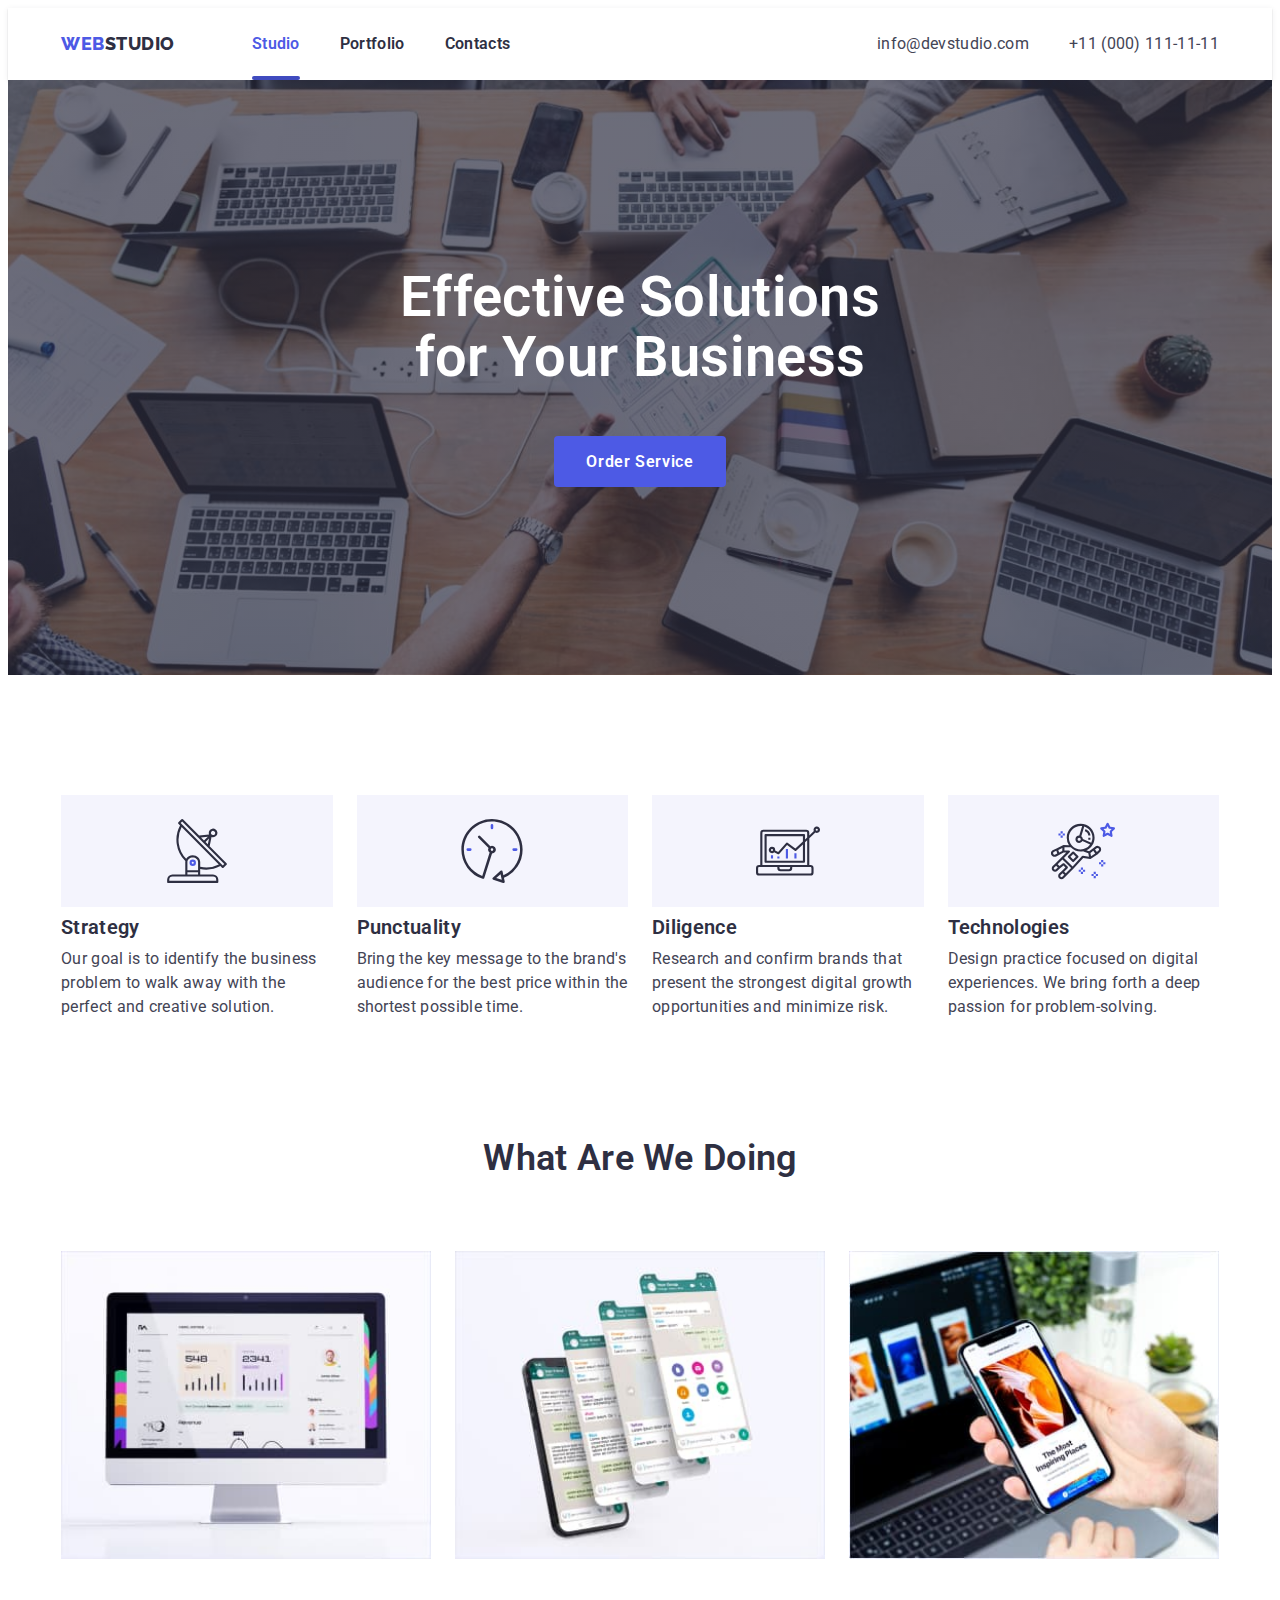
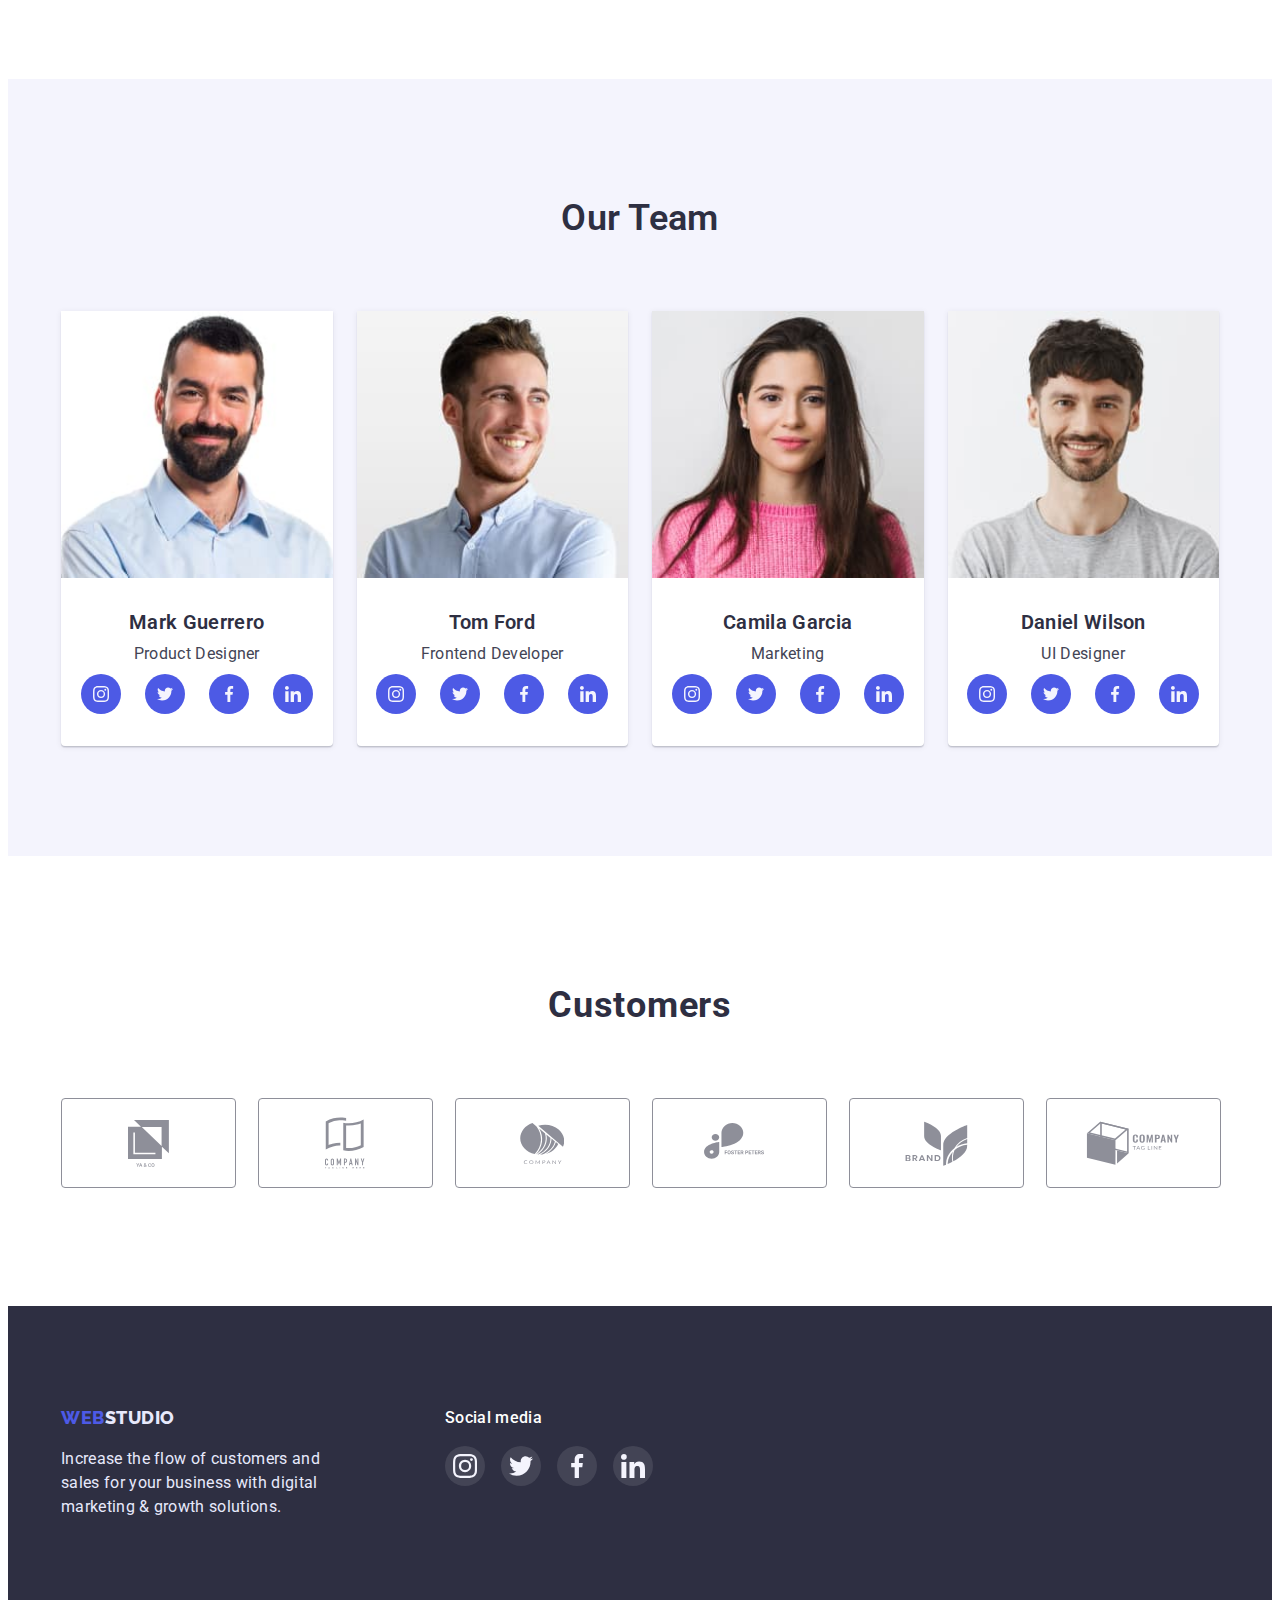
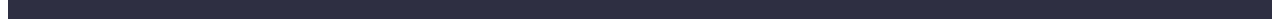
<file: index.html>
<!DOCTYPE html>
<html lang="en">
  <head>
    <meta charset="UTF-8" />
    <meta http-equiv="X-UA-Compatible" content="IE=edge" />
    <meta name="viewport" content="width=device-width, initial-scale=1.0" />
    <title lang="uk">Студія</title>
    <link
      rel="stylesheet"
      href="https://cdnjs.cloudflare.com/ajax/libs/modern-normalize/1.1.0/modern-normalize.min.css"
      integrity="sha512-wpPYUAdjBVSE4KJnH1VR1HeZfpl1ub8YT/NKx4PuQ5NmX2tKuGu6U/JRp5y+Y8XG2tV+wKQpNHVUX03MfMFn9Q=="
      crossorigin="anonymous"
      referrerpolicy="no-referrer"
    />
    <link rel="preconnect" href="https://fonts.googleapis.com" />
    <link rel="preconnect" href="https://fonts.gstatic.com" crossorigin />
    <link
      href="https://fonts.googleapis.com/css2?family=Raleway:wght@800&family=Roboto:wght@400;500;700;900&display=swap"
      rel="stylesheet"
    />
    <link rel="stylesheet" href="./css/styles.css" />
  </head>
  <body>
    <!--Header is one for all pages
    It containes the main nav-->
    <header class="header">
      <div class="container head">
        <nav class="main-nav">
          <a href="./index.html" class="link logo"
            ><span class="accent">Web</span>Studio</a
          >
          <ul class="list">
            <li class="item dash">
              <a href="./index.html" class="link current">Studio</a>
            </li>
            <li class="item dash">
              <a href="./portfolio.html" class="link">Portfolio</a>
            </li>
            <li class="item dash">
              <a href="" class="link">Contacts</a>
            </li>
          </ul>
        </nav>
        <ul class="head-contacts list">
          <li class="item">
            <a href="mailto:info@devstudio.com" class="link"
              >info@devstudio.com</a
            >
          </li>
          <li class="item">
            <a href="tel:+110001111111" class="link">+11 (000) 111-11-11</a>
          </li>
        </ul>
      </div>
    </header>
    <main>
      <!--Hero-->
      <section class="hero">
        <div class="container">
                    <h1 class="title">Effective Solutions for Your Business</h1>
          <button type="button" class="buttons order" data-modal-open>
            Order Service
          </button>
        </div>
      </section>
      <!--Our philosophy-->
      <section class="features section">
        <!-- The hedline shouldn't be on the site -->
        <div class="container">
          
          <h2 class="visually-hidden title">Our features</h2>
          <ul class="list">
            <li class="item">
              <div class="features-pic">
                <svg class="features-icon" width="64" height="64">
                  <use href="./images/icons.svg#icon-antenna"></use>
                </svg>
              </div>
              <h3 class="title">Strategy</h3>
              <p class="text">
                Our goal is to identify the business problem to walk away with
                the perfect and creative solution.
              </p>
            </li>
            <li class="item">
              <div class="features-pic">
                <svg class="features-icon" width="64" height="64">
                  <use href="./images/icons.svg#icon-clock"></use>
                </svg>
              </div>
              <h3 class="title">Punctuality</h3>
              <p class="text">
                Bring the key message to the brand's audience for the best price
                within the shortest possible time.
              </p>
            </li>
            <li class="item">
              <div class="features-pic">
                <svg class="features-icon" width="64" height="64">
                  <use href="./images/icons.svg#icon-diagram"></use>
                </svg>
              </div>
              <h3 class="title">Diligence</h3>
              <p class="text">
                Research and confirm brands that present the strongest digital
                growth opportunities and minimize risk.
              </p>
            </li>
            <li class="item">
              <div class="features-pic">
                <svg class="features-icon" width="64" height="64">
                  <use href="./images/icons.svg#icon-astronaut"></use>
                </svg>
              </div>
              <h3 class="title">Technologies</h3>
              <p class="text">
                Design practice focused on digital experiences. We bring forth a
                deep passion for problem-solving.
              </p>
            </li>
          </ul>
        </div>
      </section>
      <!--What are we doing-->
      <section class="doing section pic">
        <div class="container">
          
          <h2 class="title">What Are We Doing</h2>
          <ul class="list">
            <li class="item">
              <img
                class="image"
                src="./images/studio/monitor.jpg"
                alt=" A white monitor is turned on"
                width="360"
                height="300"
              />
            </li>
            <li class="item">
              <img
                class="image"
                src="./images/studio/aplication.jpg"
                alt="Different screens of application"
                width="360"
                height="300"
              />
            </li>
            <li class="item">
              <img
                class="image"
                src="./images/studio/smartphone.jpg"
                alt="A smartphone near a monitor"
                width="360"
                height="300"
              />
            </li>
          </ul>
        </div>
      </section>
      <!--Our team-->
      <section class="team doing section">
        <div class="container">
          <h2 class="title">Our Team</h2>
          <ul class="team-list list">
            <li class="card">
              <img
                class="image"
                src="./images/studio/markguerrero.jpg"
                alt="Mark Guerrero"
                width="264"
                height="260"
              />
              <div class="caption">
                <h3 class="title">Mark Guerrero</h3>
                <p class="text">Product Designer</p>
                <ul class="team-socials list">
                  <li class="team-socials-item">
                    <a href="" class="team-socials-link link">
                      <svg class="team-socials-icon" width="16" height="16">
                        <use href="./images/icons.svg#icon-instagram"></use>
                      </svg>
                    </a>
                  </li>
                  <li class="team-socials-item">
                    <a href="" class="team-socials-link link">
                      <svg class="team-socials-icon" width="16" height="16">
                        <use href="./images/icons.svg#icon-twitter"></use>
                      </svg>
                    </a>
                  </li>
                  <li class="team-socials-item">
                    <a href="" class="team-socials-link link">
                      <svg class="team-socials-icon" width="16" height="16">
                        <use href="./images/icons.svg#icon-facebook"></use>
                      </svg>
                    </a>
                  </li>
                  <li class="team-socials-item">
                    <a href="" class="team-socials-link link">
                      <svg class="team-socials-icon" width="16" height="16">
                        <use href="./images/icons.svg#icon-linkedin"></use>
                      </svg>
                    </a>
                  </li>
                </ul>
              </div>
            </li>
            <li class="card">
              <img
                class="image"
                src="./images/studio/tomford.jpg"
                alt="Tom Ford"
                width="264"
                height="260"
              />
              <div class="caption">
                <h3 class="title">Tom Ford</h3>
                <p class="text">Frontend Developer</p>
                <ul class="team-socials list">
                  <li class="team-socials-item">
                    <a href="" class="team-socials-link link">
                      <svg class="team-socials-icon" width="16" height="16">
                        <use href="./images/icons.svg#icon-instagram"></use>
                      </svg>
                    </a>
                  </li>
                  <li class="team-socials-item">
                    <a href="" class="team-socials-link link">
                      <svg class="team-socials-icon" width="16" height="16">
                        <use href="./images/icons.svg#icon-twitter"></use>
                      </svg>
                    </a>
                  </li>
                  <li class="team-socials-item">
                    <a href="" class="team-socials-link link">
                      <svg class="team-socials-icon" width="16" height="16">
                        <use href="./images/icons.svg#icon-facebook"></use>
                      </svg>
                    </a>
                  </li>
                  <li class="team-socials-item">
                    <a href="" class="team-socials-link link">
                      <svg class="team-socials-icon" width="16" height="16">
                        <use href="./images/icons.svg#icon-linkedin"></use>
                      </svg>
                    </a>
                  </li>
                </ul>
              </div>
            </li>
            <li class="card">
              <img
                class="image"
                src="./images/studio/camilagarcia.jpg"
                alt="Camila Garcia"
                width="264"
                height="260"
              />
              <div class="caption">
                <h3 class="title">Camila Garcia</h3>
                <p class="text">Marketing</p>
                <ul class="team-socials list">
                  <li class="team-socials-item">
                    <a href="" class="team-socials-link link">
                      <svg class="team-socials-icon" width="16" height="16">
                        <use href="./images/icons.svg#icon-instagram"></use>
                      </svg>
                    </a>
                  </li>
                  <li class="team-socials-item">
                    <a href="" class="team-socials-link link">
                      <svg class="team-socials-icon" width="16" height="16">
                        <use href="./images/icons.svg#icon-twitter"></use>
                      </svg>
                    </a>
                  </li>
                  <li class="team-socials-item">
                    <a href="" class="team-socials-link link">
                      <svg class="team-socials-icon" width="16" height="16">
                        <use href="./images/icons.svg#icon-facebook"></use>
                      </svg>
                    </a>
                  </li>
                  <li class="team-socials-item">
                    <a href="" class="team-socials-link link">
                      <svg class="team-socials-icon" width="16" height="16">
                        <use href="./images/icons.svg#icon-linkedin"></use>
                      </svg>
                    </a>
                  </li>
                </ul>
              </div>
            </li>
            <li class="card">
              <img
                class="image"
                src="./images/studio/danielwilson.jpg"
                alt="Daniel Wilson"
                width="264"
                height="260"
              />
              <div class="caption">
                <h3 class="title">Daniel Wilson</h3>
                <p class="text">UI Designer</p>
                <ul class="team-socials list">
                  <li class="team-socials-item">
                    <a href="" class="team-socials-link link">
                      <svg class="team-socials-icon" width="16" height="16">
                        <use href="./images/icons.svg#icon-instagram"></use>
                      </svg>
                    </a>
                  </li>
                  <li class="team-socials-item">
                    <a href="" class="team-socials-link link">
                      <svg class="team-socials-icon" width="16" height="16">
                        <use href="./images/icons.svg#icon-twitter"></use>
                      </svg>
                    </a>
                  </li>
                  <li class="team-socials-item">
                    <a href="" class="team-socials-link link">
                      <svg class="team-socials-icon" width="16" height="16">
                        <use href="./images/icons.svg#icon-facebook"></use>
                      </svg>
                    </a>
                  </li>
                  <li class="team-socials-item">
                    <a href="" class="team-socials-link link">
                      <svg class="team-socials-icon" width="16" height="16">
                        <use href="./images/icons.svg#icon-linkedin"></use>
                      </svg>
                    </a>
                  </li>
                </ul>
              </div>
            </li>
          </ul>
        </div>
      </section>
      <!-- CUSTOMERS -->
      <section class="customers section">
        <div class="container">
          <h2 class="customers-title title">Customers</h2>
          <ul class="customers-list list">
            <li class="customers-item">
              <a href="" class="customer-link link">
                <svg class="customer-icon" width="41" height="47">
                  <use href="./images/icons.svg#icon-first-comp"></use>
                </svg>
              </a>
            </li>
            <li class="customers-item">
              <a href="" class="customer-link link">
                <svg class="customer-icon" width="40" height="52">
                  <use href="./images/icons.svg#icon-second-comp"></use>
                </svg>
              </a>
            </li>
            <li class="customers-item">
              <a href="" class="customer-link link">
                <svg class="customer-icon" width="44" height="41">
                  <use href="./images/icons.svg#icon-third-comp"></use>
                </svg>
              </a>
            </li>
            <li class="customers-item">
              <a href="" class="customer-link link">
                <svg class="customer-icon" width="84" height="41">
                  <use href="./images/icons.svg#icon-fourth-comp"></use>
                </svg>
              </a>
            </li>
            <li class="customers-item">
              <a href="" class="customer-link link">
                <svg class="customer-icon" width="63" height="45">
                  <use href="./images/icons.svg#icon-fifth-comp"></use>
                </svg>
              </a>
            </li>
            <li class="customers-item">
              <a href="" class="customer-link link">
                <svg class="customer-icon" width="94" height="44">
                  <use href="./images/icons.svg#icon-sixth-comp"></use>
                </svg>
              </a>
            </li>
          </ul>
        </div>
      </section>
    </main>
    <!--Footer with Logo-->
    <footer class="footer">
      <div class="container">
        <div class="footer-wrap">
          <a class="footer-link link logo" href="./index.html"
            ><span class="accent">Web</span>Studio</a
          >
          <p class="footer-wrap-text">
            Increase the flow of customers and sales for your business with
            digital marketing & growth solutions.
          </p>
        </div>
        <div class="footer-socials">
          <p class="footer-socials-text">Social media</p>
          <ul class="footer-socials-list list">
            <li class="footer-socials-item">
              <a href="" class="footer-socials-link link">
                <svg class="footer-socials-icon" width="24" height="24">
                  <use href="./images/icons.svg#icon-instagram"></use>
                </svg>
              </a>
            </li>
            <li class="footer-socials-item">
              <a href="" class="footer-socials-link link">
                <svg class="footer-socials-icon" width="24" height="24">
                  <use href="./images/icons.svg#icon-twitter"></use>
                </svg>
              </a>
            </li>
            <li class="footer-socials-item">
              <a href="" class="footer-socials-link link">
                <svg class="footer-socials-icon" width="24" height="24">
                  <use href="./images/icons.svg#icon-facebook"></use>
                </svg>
              </a>
            </li>
            <li class="footer-socials-item">
              <a href="" class="footer-socials-link link">
                <svg class="footer-socials-icon" width="24" height="24">
                  <use href="./images/icons.svg#icon-linkedin"></use>
                </svg>
              </a>
            </li>
          </ul>
        </div>
      </div>
    </footer>
    <div class="backdrop is-hidden" data-modal>
      <div class="backdrop-modal">
        <button class="btn-modal-close" type="button" data-modal-close>
          <svg class="modal-close-icon" width="8" height="8">
            <use href="./images/icons.svg#icon-close-cross"></use>
          </svg>
        </button>
      </div>
    </div>
    <script src="./JS/modal.js"></script>
  </body>
</html>
</file>
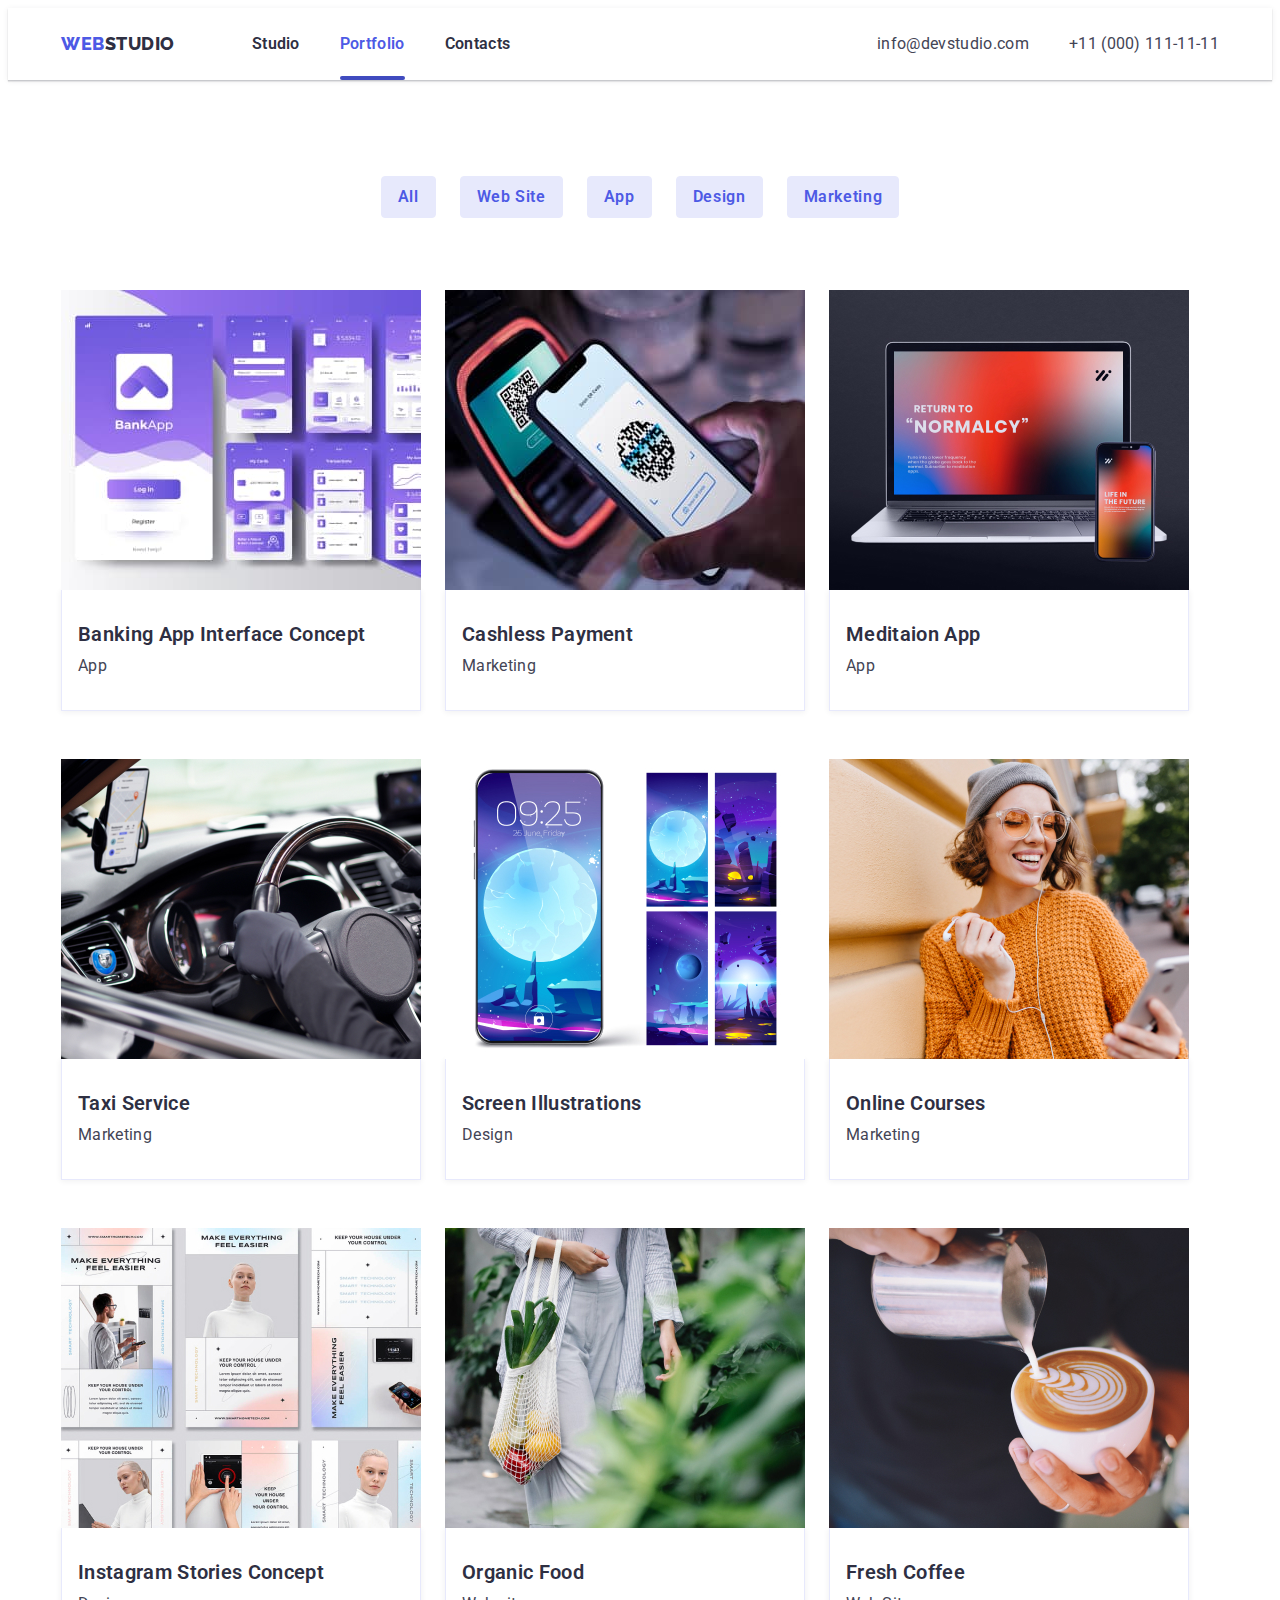
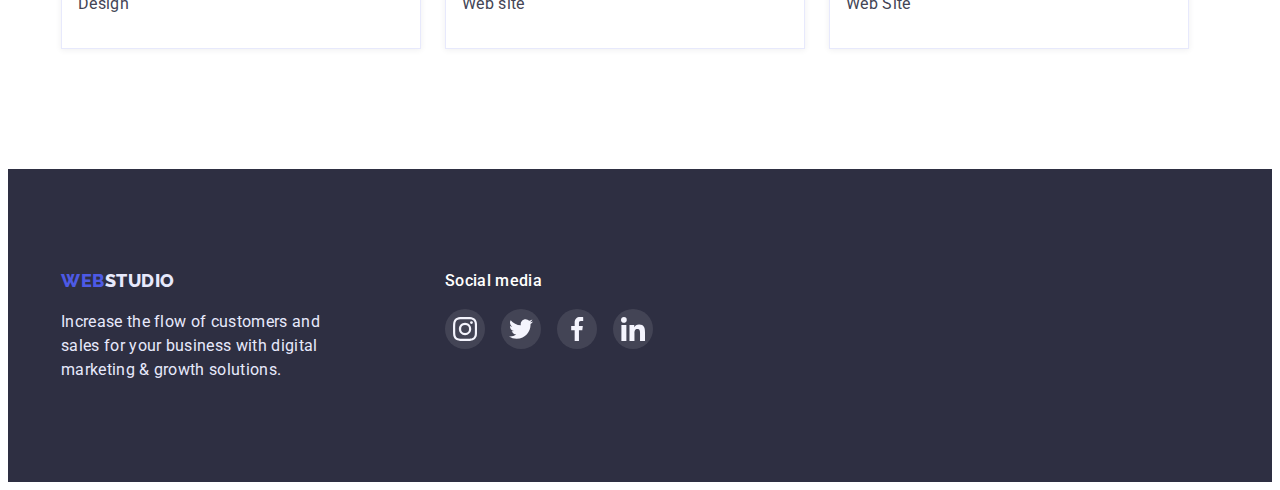
<file: portfolio.html>
<!DOCTYPE html>
<html lang="en">
  <head>
    <meta charset="UTF-8" />
    <meta http-equiv="X-UA-Compatible" content="IE=edge" />
    <meta name="viewport" content="width=device-width, initial-scale=1.0" />
    <title>Портфоліо</title>
    <link
      rel="stylesheet"
      href="https://cdnjs.cloudflare.com/ajax/libs/modern-normalize/1.1.0/modern-normalize.min.css"
      integrity="sha512-wpPYUAdjBVSE4KJnH1VR1HeZfpl1ub8YT/NKx4PuQ5NmX2tKuGu6U/JRp5y+Y8XG2tV+wKQpNHVUX03MfMFn9Q=="
      crossorigin="anonymous"
      referrerpolicy="no-referrer"
    />
    <link rel="preconnect" href="https://fonts.googleapis.com" />
    <link rel="preconnect" href="https://fonts.gstatic.com" crossorigin />
    <link
      href="https://fonts.googleapis.com/css2?family=Raleway:wght@800&family=Roboto:wght@400;500;700;900&display=swap"
      rel="stylesheet"
    />
    <link rel="stylesheet" href="./css/styles.css" />
  </head>
  <body>
    <!--Header is one for all pages
    It containes the main nav-->
    <header class="header">
      <div class="container head">
        <nav class="main-nav">
          <a href="./index.html" class="link logo"
            ><span class="accent">Web</span>Studio</a
          >
          <ul class="list">
            <li class="item dash">
              <a href="./index.html" class="link">Studio</a>
            </li>
            <li class="item dash">
              <a href="./portfolio.html" class="link current">Portfolio</a>
            </li>
            <li class="item dash">
              <a href="" class="link">Contacts</a>
            </li>
          </ul>
        </nav>
        <ul class="head-contacts list">
          <li class="item">
            <a href="mailto:info@devstudio.com" class="link"
              >info@devstudio.com</a
            >
          </li>
          <li class="item">
            <a href="tel:+110001111111" class="link">+11 (000) 111-11-11</a>
          </li>
        </ul>
      </div>
    </header>
    <main>
      <section class="products section">
        <div class="container">
          <h1 class="visually-hidden title">Our products</h1>
          <!-- Filtr -->
          <ul class="list filtr-list">
            <li class="item">
              <button type="button" class="buttons filtr">All</button>
            </li>
            <li class="item">
              <button type="button" class="buttons filtr">Web Site</button>
            </li>
            <li class="item">
              <button type="button" class="buttons filtr">App</button>
            </li>
            <li class="item">
              <button type="button" class="buttons filtr">Design</button>
            </li>
            <li class="item">
              <button type="button" class="buttons filtr">Marketing</button>
            </li>
          </ul>
          <!-- Our products -->
          <ul class="list products-list">
            <li class="item">
              <a class="link products-link" href=""
                ><div class="products-wrap">
                  <img
                    class="image"
                    src="./images/portfolio/bank-application.jpg"
                    alt="Few screens of bank application"
                    width="360"
                    height="300"
                  />
                  <div class="products-wrap-overlay">
                    <p class="products-overlay-text text">
                      14 Stylish and User-Friendly App Design Concepts · Task
                      Manager App · Calorie Tracker App · Exotic Fruit Ecommerce
                      App · Cloud Storage App
                    </p>
                  </div>
                </div>
                <div class="desc">
                  <h2 class="title">Banking App Interface Concept</h2>
                  <p class="text">App</p>
                </div>
              </a>
            </li>
            <li class="item">
              <a class="link products-link" href="">
                <div class="products-wrap">
                  <img
                  class="image"
                  src="./images/portfolio/smartfon-qr-code.jpg"
                  alt="Screen of QR-code"
                  width="360"
                  height="300"
                />
                  <div class="products-wrap-overlay">
                    <p class="products-overlay-text text">
                      14 Stylish and User-Friendly App Design Concepts · Task
                      Manager App · Calorie Tracker App · Exotic Fruit Ecommerce
                      App · Cloud Storage App
                    </p>
                  </div>
                </div>
                
                <div class="desc">
                  <h2 class="title">Cashless Payment</h2>
                  <p class="text">Marketing</p>
                </div>
              </a>
            </li>
            <li class="item">
              <a class="link products-link" href=""
                >
                <div class="products-wrap">
                  <img
                  class="image"
                  src="./images/portfolio/meditaion.jpg"
                  alt="Laptop and smartphone wuth started application"
                  width="360"
                  height="300"
                />
                  <div class="products-wrap-overlay">
                    <p class="products-overlay-text text">
                      14 Stylish and User-Friendly App Design Concepts · Task
                      Manager App · Calorie Tracker App · Exotic Fruit Ecommerce
                      App · Cloud Storage App
                    </p>
                  </div>
                </div>
                <div class="desc">
                  <h2 class="title">Meditaion App</h2>
                  <p class="text">App</p>
                </div>
              </a>
            </li>
            <li class="item">
              <a class="link products-link" href=""
                >
                <div class="products-wrap">
                  <img
                  class="image"
                  src="./images/portfolio/taxi-servise.jpg"
                  alt="A driver is holding a helm"
                  width="360"
                  height="300"
                />
                  <div class="products-wrap-overlay">
                    <p class="products-overlay-text text">
                      14 Stylish and User-Friendly App Design Concepts · Task
                      Manager App · Calorie Tracker App · Exotic Fruit Ecommerce
                      App · Cloud Storage App
                    </p>
                  </div>
                </div>
                <div class="desc">
                  <h2 class="title">Taxi Service</h2>
                  <p class="text">Marketing</p>
                </div>
              </a>
            </li>
            <li class="item">
              <a class="link products-link" href=""
                >
                <div class="products-wrap">
                  <img
                  class="image"
                  src="./images/portfolio/screens.jpg"
                  alt="Screen illustrations"
                  width="360"
                  height="300"
                />
                  <div class="products-wrap-overlay">
                    <p class="products-overlay-text text">
                      14 Stylish and User-Friendly App Design Concepts · Task
                      Manager App · Calorie Tracker App · Exotic Fruit Ecommerce
                      App · Cloud Storage App
                    </p>
                  </div>
                </div>
                <div class="desc">
                  <h2 class="title">Screen Illustrations</h2>
                  <p class="text">Design</p>
                </div>
              </a>
            </li>
            <li class="item">
              <a class="link products-link" href=""
                ><div class="products-wrap">
                  <img
                  class="image"
                  src="./images/portfolio/courses.jpg"
                  alt="A girl in yellow glasses is smiling to her phone"
                  width="360"
                  height="300"
                />
                
                  <div class="products-wrap-overlay">
                    <p class="products-overlay-text text">
                      14 Stylish and User-Friendly App Design Concepts · Task
                      Manager App · Calorie Tracker App · Exotic Fruit Ecommerce
                      App · Cloud Storage App
                    </p>
                  </div>
                </div>
                <div class="desc">
                  <h2 class="title">Online Courses</h2>
                  <p class="text">Marketing</p>
                </div>
              </a>
            </li>
            <li class="item">
              <a class="link products-link" href=""
                >
                <div class="products-wrap">
                  <img
                  class="image"
                  src="./images/portfolio/instagram.jpg"
                  alt="Screens of Instagram Stories"
                  width="360"
                  height="300"
                />
                  <div class="products-wrap-overlay">
                    <p class="products-overlay-text text">
                      14 Stylish and User-Friendly App Design Concepts · Task
                      Manager App · Calorie Tracker App · Exotic Fruit Ecommerce
                      App · Cloud Storage App
                    </p>
                  </div>
                </div>
                <div class="desc">
                  <h2 class="title">Instagram Stories Concept</h2>
                  <p class="text">Design</p>
                </div>
              </a>
            </li>
            <li class="item">
              <a class="link products-link" href="">
                <div class="products-wrap">
                  <img
                  class="image"
                  src="./images/portfolio/organic-food.jpg"
                  alt="A human is holding a bag with fresh fruits and vegetables"
                  width="360"
                  height="300"
                />
                  <div class="products-wrap-overlay">
                    <p class="products-overlay-text text">
                      14 Stylish and User-Friendly App Design Concepts · Task
                      Manager App · Calorie Tracker App · Exotic Fruit Ecommerce
                      App · Cloud Storage App
                    </p>
                  </div>
                </div>
                
                <div class="desc">
                  <h2 class="title">Organic Food</h2>
                  <p class="text">Web site</p>
                </div>
              </a>
            </li>
            <li class="item">
              <a class="link products-link" href="">
                <div class="products-wrap">
                  <img
                  class="image"
                  src="./images/portfolio/fresh-coffee.jpg"
                  alt="A cup of milk coffee"
                  width="360"
                  height="300"
                />
                  <div class="products-wrap-overlay">
                    <p class="products-overlay-text text">
                      14 Stylish and User-Friendly App Design Concepts · Task
                      Manager App · Calorie Tracker App · Exotic Fruit Ecommerce
                      App · Cloud Storage App
                    </p>
                  </div>
                </div>
                <div class="desc">
                  <h2 class="title">Fresh Coffee</h2>
                  <p class="text">Web Site</p>
                </div>
              </a>
            </li>
          </ul>
        </div>
      </section>
    </main>
    <!--Footer with Logo-->
    <footer class="footer">
      <div class="container">
        <div class="footer-wrap">
          <a class="footer-link link logo" href="./index.html"
            ><span class="accent">Web</span>Studio</a
          >
          <p class="footer-wrap-text">
            Increase the flow of customers and sales for your business with
            digital marketing & growth solutions.
          </p>
        </div>
        <div class="footer-socials">
          <p class="footer-socials-text">Social media</p>
          <ul class="footer-socials-list list">
            <li class="footer-socials-item">
              <a href="" class="footer-socials-link link">
                <svg class="footer-socials-icon" width="24" height="24">
                  <use href="./images/icons.svg#icon-instagram"></use>
                </svg>
              </a>
            </li>
            <li class="footer-socials-item">
              <a href="" class="footer-socials-link link">
                <svg class="footer-socials-icon" width="24" height="24">
                  <use href="./images/icons.svg#icon-twitter"></use>
                </svg>
              </a>
            </li>
            <li class="footer-socials-item">
              <a href="" class="footer-socials-link link">
                <svg class="footer-socials-icon" width="24" height="24">
                  <use href="./images/icons.svg#icon-facebook"></use>
                </svg>
              </a>
            </li>
            <li class="footer-socials-item">
              <a href="" class="footer-socials-link link">
                <svg class="footer-socials-icon" width="24" height="24">
                  <use href="./images/icons.svg#icon-linkedin"></use>
                </svg>
              </a>
            </li>
          </ul>
        </div>
      </div>
    </footer>
  </body>
</html>
</file>
<file: css/styles.css>
:root {
  --primary-brand-color: #4d5ae5;
  --dark-color: #2e2f42;
  --subtle-text-color: #8e8f99;
  --success-color: #31d0aa;
  --text-color: #434455;
  --accent-color: #e7e9fc;
  --light-color: #f4f4fd;
  --main-bkg-color: #ffffff;
  --brand-hovered-color: #404bbf;
  --transit-data: 250ms cubic-bezier(0.4, 0, 0.2, 1);
}
body {
  color: var(--text-color);
  background-color: var(--main-bkg-color);
  font-family: "Roboto", sans-serif;
  font-weight: 400;
  font-size: 16px;
  line-height: 1.5;
  letter-spacing: 0.02em;
}
/* Main container */
.container {
  width: 1158px;
  padding-left: 15px;
  padding-right: 15px;
  margin-left: auto;
  margin-right: auto;
}
/* Lists */
.list {
  list-style: none;
  padding: 0;
  margin: 0;
}
/* Titles and paragraphes */
.title,
.text {
  padding: 0;
  margin: 0;
}
/* Sections */
.section {
  padding-bottom: 120px;
  padding-top: 120px;
}
/* Images */
.section .image {
  display: block;
  width: 100%;
  height: auto;
}
/* Links */
.link {
  text-decoration: none;
  color: inherit;
}

/* hidden elements */
.visually-hidden {
  position: absolute;
  white-space: nowrap;
  width: 1px;
  height: 1px;
  overflow: hidden;
  border: 0;
  padding: 0;
  clip: rect(0 0 0 0);
  clip-path: inset(50%);
  margin: -1px;
}

/* Header */
.head {
  display: flex;
  align-items: center;
}
.header {
  box-shadow: 0px 2px 1px rgba(46, 47, 66, 0.08),
    0px 1px 1px rgba(46, 47, 66, 0.16), 0px 1px 6px rgba(46, 47, 66, 0.08);
}

/* Main navigation */
/* Position */
.header .list {
  display: flex;
  padding-top: 24px;
  padding-bottom: 24px;
}
.main-nav {
  display: flex;
  align-items: center;
}
.head .list .item + .item {
  margin-left: 40px;
}
/* Colours and fonts */
.main-nav .link {
  color: var(--dark-color);
  font-weight: 600;

  transition: color var(--transit-data);
}
.main-nav .link:hover,
.main-nav .link:focus {
  color: var(--brand-hovered-color);
}
.main-nav .link.current {
  color: var(--primary-brand-color);
}
.dash {
  position: relative;
}
.link.current::after {
  position: absolute;
  bottom: -24px;
  display: block;
  content: "";
  width: 100%;
  height: 4px;

  background-color: var(--brand-hovered-color);
  border-radius: 2px;
}
.head-contacts {
  margin-left: auto;
}
.head-contacts .link {
  transition: color var(--transit-data);
}
.head-contacts .link:hover,
.head-contacts .link:focus {
  color: var(--primary-brand-color);
}
.main-nav .accent,
.footer .accent {
  color: var(--primary-brand-color);
}

/* Logo */
.link.logo {
  margin-right: 77px;

  font-family: "Raleway", sans-serif;
  font-weight: 800;
  font-size: 18px;
  line-height: 1.33;
  letter-spacing: 0.03em;
  text-transform: uppercase;
}
/* Hero */
.hero {
  padding-top: 188px;
  padding-bottom: 188px;
  text-align: center;

  color: var(--main-bkg-color);
  background-image: linear-gradient(
      rgba(46, 47, 66, 0.7),
      rgba(46, 47, 66, 0.7)
    ),
    url(../images/studio/bgc-people-office.jpg);
  background-repeat: no-repeat;
  max-width: 1440px;
  height: 100%;
  margin-right: auto;
  margin-left: auto;
  background-position: center;
  background-size: cover;
}
.hero .title {
  font-weight: 600;
  font-size: 56px;
  line-height: 1.07;
  width: 494px;
  margin-left: auto;
  margin-right: auto;
}
/* Features */
.features h3,
.team h3,
.products h2 {
  color: var(--dark-color);
  font-weight: 600;
  font-size: 20px;
  line-height: 1.2;
  margin-bottom: 8px;
}
.features .list {
  display: flex;
}
.features .item {
  flex-basis: calc((100% - 72px) / 4);
}
.features .title {
  margin-top: 8px;
}
.features .item:not(:last-child) {
  margin-right: 24px;
}
.features-pic {
  width: 100%;
  height: 112px;
  background-color: var(--light-color);
  display: flex;
  justify-content: center;
  align-items: center;
}
/* ----------What are we doing-------- */
.doing.section {
  padding-top: 0;
}
.doing h2 {
  color: var(--dark-color);
  font-weight: 600;
  font-size: 36px;
  line-height: 1.11;
  text-align: center;
  text-transform: capitalize;
  margin-bottom: 72px;
}
.pic .list {
  display: flex;
}
.pic .item {
  flex-basis: calc((100% - 24px) / 3);
}
.pic .item + .item,
.team .card + .card,
.filtr-list .item + .item {
  margin-left: 24px;
}

/* Our team */
.team.section {
  background-color: var(--light-color);
  padding-bottom: 110px;
  padding-top: 120px;
}
.card {
  background-color: var(--main-bkg-color);
  box-shadow: 0px 1px 6px rgba(46, 47, 66, 0.08),
    0px 1px 1px rgba(46, 47, 66, 0.16), 0px 2px 1px rgba(46, 47, 66, 0.08);
  border-radius: 0px 0px 4px 4px;
}
.team-list {
  display: flex;
}
.team .card {
  flex-basis: calc((100% - 24px) / 4);
}

.caption {
  padding-top: 32px;
  padding-bottom: 32px;
  text-align: center;
}
.team-socials {
  display: flex;
  gap: 24px;
  justify-content: center;
}
.caption > .text {
  margin-bottom: 8px;
}
.team-socials-item {
  width: 40px;
  height: 40px;
}
.team-socials-link {
  display: flex;
  width: 100%;
  height: 100%;
  border-radius: 50%;
  background-color: var(--primary-brand-color);
  justify-content: center;
  align-items: center;

  transition: background-color var(--transit-data);
}
.team-socials-link:hover,
.team-socials-link:focus {
  background-color: var(--brand-hovered-color);
}
/* --------CUSTOMERS--------- */
.customers {
  padding-top: 130px;
}
.customers-title {
  text-align: center;
  font-weight: 700;
  font-size: 36px;
  line-height: 1.11;
  letter-spacing: 0.02em;
  text-transform: capitalize;

  color: var(--dark-color);

  margin-bottom: 72px;
}
.customers-list {
  display: flex;
  gap: 24px;
}
.customers-item {
  flex-basis: calc((100% - 120px) / 6);
  height: 88px;
}
.customer-link {
  display: flex;
  justify-content: center;
  align-items: center;
  width: 100%;
  height: 100%;
  border: 1px solid #8e8f99;
  border-radius: 4px;
  color: var(--subtle-text-color);

  transition: color var(--transit-data), border-color var(--transit-data);
}
.customer-icon {
  fill: currentColor;
}
.customer-link:hover,
.customer-link:focus {
  color: var(--brand-hovered-color);
  border-color: var(--brand-hovered-color);
}

/* Footer */
.footer {
  padding-top: 100px;
  padding-bottom: 100px;
  background-color: var(--dark-color);
  color: var(--accent-color);
}
.footer-link.logo {
  margin-bottom: 16px;
  color: var(--accent-color);
  margin-right: 0;
}
.footer > .container {
  display: flex;
}
.footer-wrap {
  max-width: 264px;
  margin-right: 120px;
}

.footer-wrap-text {
  margin-bottom: 0;
}
.footer-socials {
}
.footer-socials-text {
  font-weight: 500;
  margin-top: 0;

  color: var(--main-bkg-color);
}
.footer-socials-list {
  display: flex;
  gap: 16px;
  justify-content: center;
}
.footer-socials-item {
  width: 40px;
  height: 40px;
}
.footer-socials-link {
  display: flex;
  width: 100%;
  height: 100%;
  border-radius: 50%;
  background-color: rgba(255, 255, 255, 0.1);

  transition: background-color var(--transit-data);
}
.footer-socials-icon {
  margin: auto;
}

.footer-socials-link:hover,
.footer-socials-link:focus {
  background-color: #31d0aa;
}

/* Buttons */
.buttons {
  cursor: pointer;
  font-family: inherit;
  font-size: 16px;
  font-weight: 600;
  letter-spacing: 0.04em;
  border: none;
  border-radius: 4px;
}
/* Order-button */
.order {
  padding-top: 16px;
  padding-bottom: 16px;
  padding-left: 32px;
  padding-right: 32px;
  margin-top: 48px;

  background-color: var(--primary-brand-color);
  color: var(--main-bkg-color);
  line-height: 1.19;

  transition: background-color var(--transit-data),
    box-shadow var(--transit-data);
}
.order:hover,
.order:focus {
  background-color: var(--brand-hovered-color);
  box-shadow: 0px 4px 4px rgba(0, 0, 0, 0.15);
}
/* Portfolio filtr */
.filtr {
  background-color: var(--accent-color);
  color: var(--primary-brand-color);
  line-height: 1.5;
  border: 1px solid #e7e9fc;
  border-radius: 4px;
  padding: 8px 16px;

  transition: background-color var(--transit-data), color var(--transit-data),
    box-shadow var(--transit-data), border-color var(--transit-data);
}
.filtr:hover,
.filtr:focus {
  background-color: var(--primary-brand-color);
  color: var(--main-bkg-color);
  box-shadow: 0px 3px 1px rgba(0, 0, 0, 0.1), 0px 2px 1px rgba(0, 0, 0, 0.08),
    0px 2px 2px rgba(0, 0, 0, 0.12);
  border-color: var(--primary-brand-color);
}
/* Portfolio filtr-list */
.products .filtr-list {
  display: flex;
  margin-bottom: 72px;
  justify-content: center;
}

/* Portfolio products-list */
.products-list {
  display: flex;
  flex-wrap: wrap;
}
.products-list .item {
  margin-bottom: 48px;
  width: 360px;
  margin-right: 24px;
}
.products-list .item:nth-last-child(-n + 3) {
  margin-bottom: 0;
}
.products-list .item:nth-child(3n) {
  margin-right: 0;
}
.desc {
  border-left: 1px solid #e7e9fc;
  border-right: 1px solid #e7e9fc;
  border-bottom: 1px solid #e7e9fc;
  box-shadow: 0px 1px 6px rgba(46, 47, 66, 0.08);
  padding-left: 16px;
  padding-top: 32px;
  padding-bottom: 32px;

  transition: box-shadow var(--transit-data);
}
.products.section {
  padding-top: 96px;
  padding-bottom: 120px;
}
.products-link:hover .desc,
.products-link:focus .desc {
  box-shadow: 0px 1px 6px rgba(46, 47, 66, 0.08),
    0px 1px 1px rgba(46, 47, 66, 0.16), 0px 2px 1px rgba(46, 47, 66, 0.08);
}
.products-wrap {
  position: relative;
  overflow: hidden;
}
.products-wrap-overlay {
  position: absolute;
  top: 0;
  left: 0;
  
  width: 100%;
  height: 100%;
  padding: 40px 32px;
  
  background-color: var(--primary-brand-color);
  transform: translateY(100%);
  transition: transform var(--transit-data);
}
.products-link:hover .products-wrap-overlay,
.products-link:focus .products-wrap-overlay {
  transform: translateY(0);
}
.products-overlay-text {
  color: var(--light-color);
}

/* ---------BACKDROP - AND - MODAL---------- */
.backdrop {
  position: fixed;
  top: 0;
  
  width: 100%;
  height: 100%;

  background-color: rgba(46, 47, 66, 0.4);
  opacity: 1;
  transition: opacity 500ms linear;
  
 }
.backdrop-modal {
  position: absolute;
  top: 50%;
  left: 50%;
  transform: translate(-50%, -50%) scale(1);
  transition: transform var(--transit-data);
  
  display: block;
  width: 408px;
  height: 576px;
  
  background-color: #FCFCFC;
  box-shadow: 0px 1px 1px rgba(0, 0, 0, 0.14), 0px 1px 3px rgba(0, 0, 0, 0.12), 0px 2px 1px rgba(0, 0, 0, 0.2);
  border-radius: 4px;
}
.is-hidden {
  opacity: 0;
  pointer-events: none;
  /* visibility: hidden; */
  }
  .backdrop.is-hidden > .backdrop-modal {
    transform:  translate(-50%, -50%) scale(2);
  }
.btn-modal-close {
  position: absolute;
  top: 24px;
  right: 24px;
  display: flex;
  width: 24px;
  height: 24px;
  border-radius: 50%;
  margin-left: auto;
  cursor: pointer;

  background-color: var(--accent-color);
  border: 1px solid rgba(0, 0, 0, 0.1);
  color: #000000;

  transition: background-color var(--transit-data), color var(--transit-data)
}
.btn-modal-close:focus,
.btn-modal-close:hover {
  background-color: var(--brand-hovered-color);
  color: var(--main-bkg-color);
} 
.modal-close-icon {
  margin: auto;
  fill: currentColor;
}
</file>
